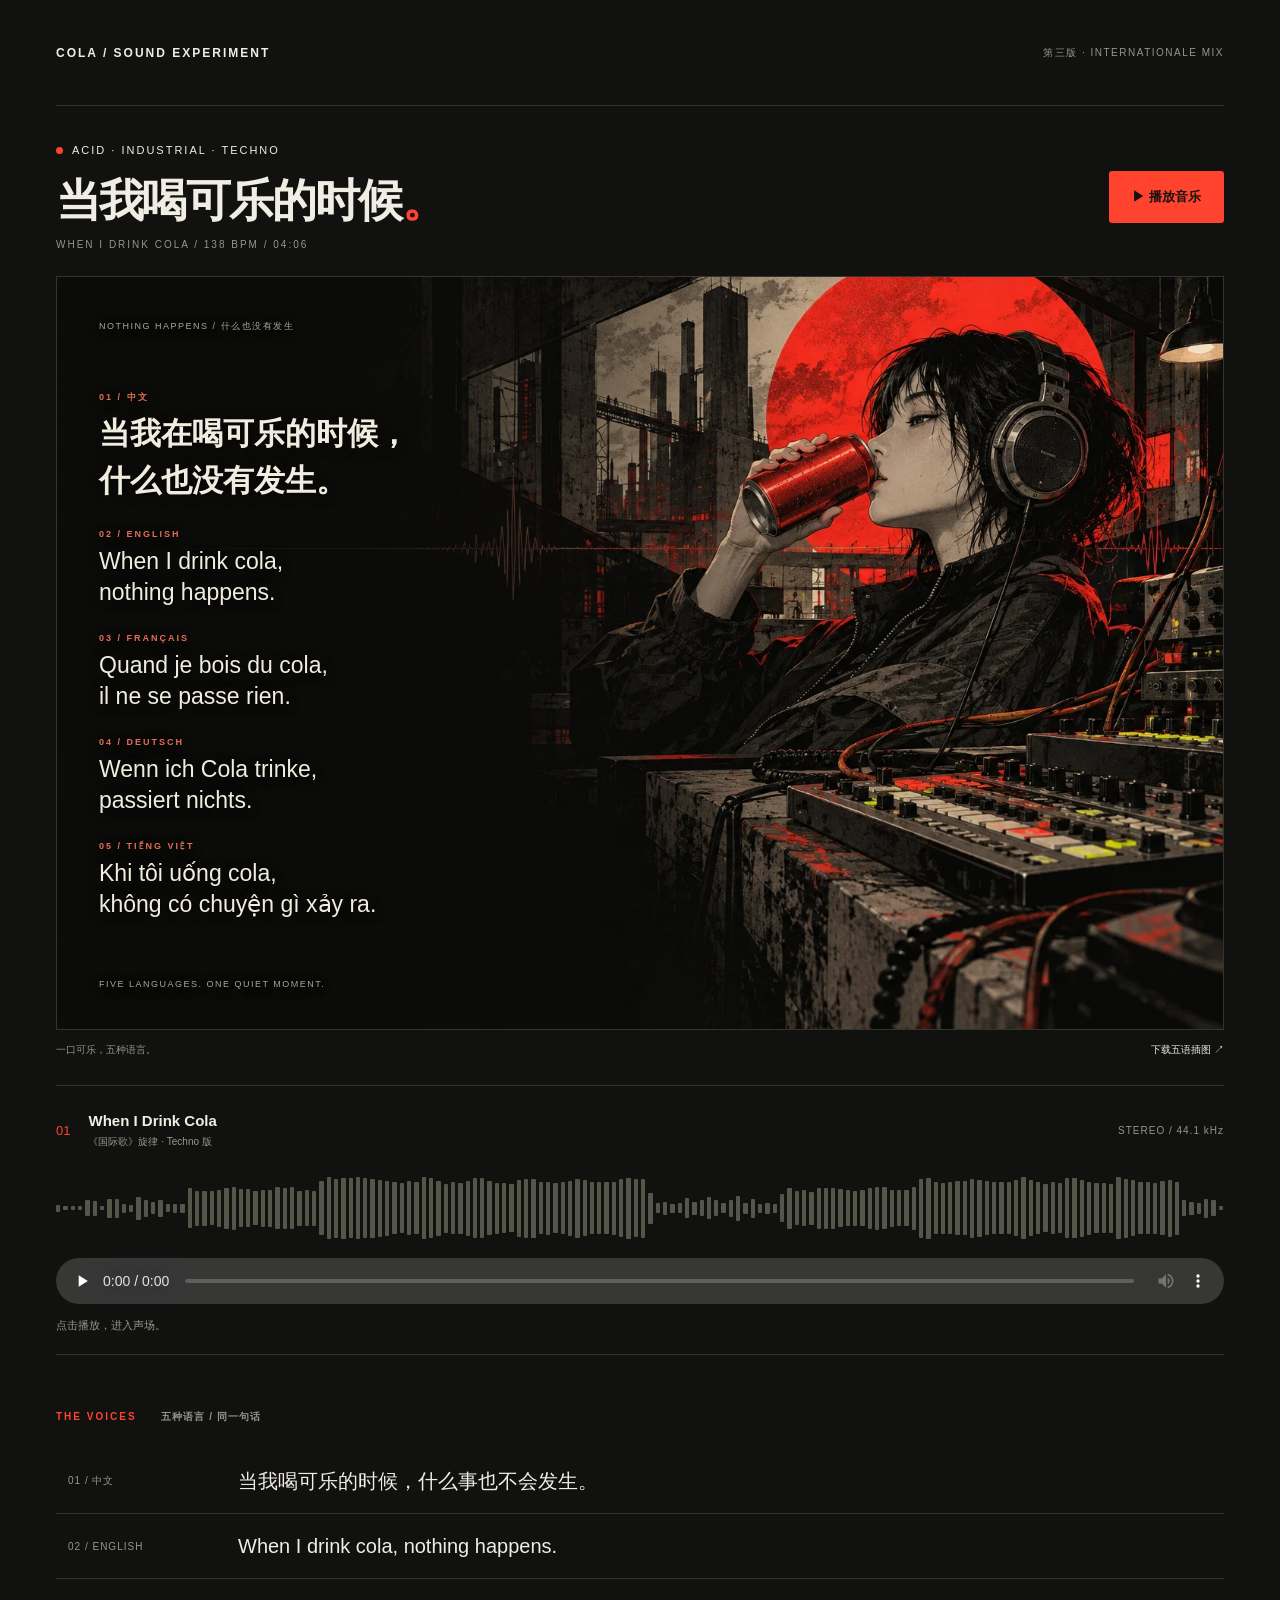
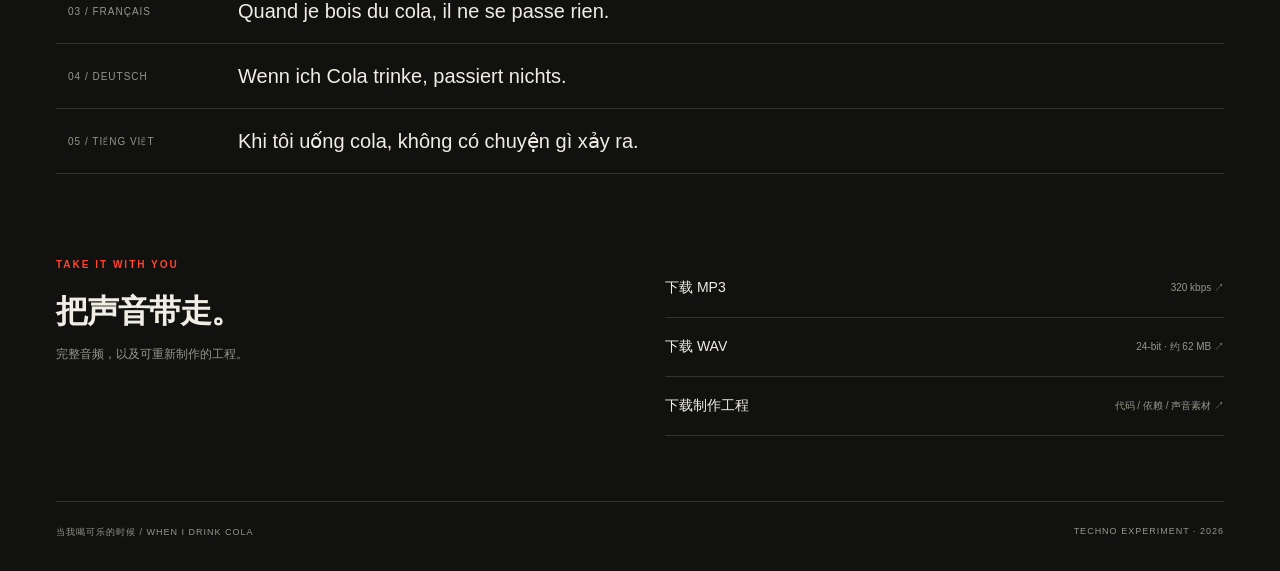
<file: index.html>
<!doctype html>
<html lang="zh-CN"><head><meta charset="utf-8"><meta name="viewport" content="width=device-width, initial-scale=1"><meta name="theme-color" content="#11110f"><meta name="description" content="当我喝可乐的时候 / When I Drink Cola：138 BPM 实验酸性 Techno，五种语言的电子唱句。在线收听及下载。"><title>当我喝可乐的时候 — When I Drink Cola</title><link rel="icon" href="assets/favicon.svg" type="image/svg+xml"><link rel="stylesheet" href="style.css?v=illustrated-1"></head>
<body><main><header><a class="brand" href="#">COLA / SOUND EXPERIMENT</a><span class="edition">第三版 · INTERNATIONALE MIX</span></header>
<section class="cover-section" aria-labelledby="title">
<div class="cover-heading"><div><div class="eyebrow"><i></i> ACID · INDUSTRIAL · TECHNO</div><h1 id="title">当我喝可乐的时候<span class="dot">。</span></h1><p class="cover-subtitle">WHEN I DRINK COLA / 138 BPM / 04:06</p></div><button id="hero-play" class="play-button" type="button" aria-controls="audio">▶ 播放音乐</button></div>
<figure class="illustrated-cover"><img class="cover-image" src="assets/cola-illustration.webp" width="1536" height="1024" alt="一位戴着耳机的人在红色圆光与工业电子设备之间平静地喝可乐，画面以黑色、米白和红色绘成。" fetchpriority="high"><figcaption class="cover-caption"><span class="cover-kicker">NOTHING HAPPENS / 什么也没有发生</span><div class="cover-languages">
<div class="poster-line" data-lang="zh-CN"><span>01 / 中文</span><p class="poster-chinese">当我在喝可乐的时候，<br>什么也没有发生。</p></div>
<div class="poster-line" data-lang="en"><span>02 / ENGLISH</span><p lang="en">When I drink cola,<br>nothing happens.</p></div>
<div class="poster-line" data-lang="fr"><span>03 / FRANÇAIS</span><p lang="fr">Quand je bois du cola,<br>il ne se passe rien.</p></div>
<div class="poster-line" data-lang="de"><span>04 / DEUTSCH</span><p lang="de">Wenn ich Cola trinke,<br>passiert nichts.</p></div>
<div class="poster-line" data-lang="vi"><span>05 / TIẾNG VIỆT</span><p lang="vi">Khi tôi uống cola,<br>không có chuyện gì xảy ra.</p></div>
</div><span class="cover-bottom">FIVE LANGUAGES. ONE QUIET MOMENT.</span></figcaption></figure><div class="cover-footnote"><span>一口可乐，五种语言。</span><a href="assets/cola-five-languages.svg" download>下载五语插图 ↗</a></div>
</section>
<section class="player" aria-label="音乐播放器"><div class="player-top"><div><span class="track-no">01</span><span class="track-name">When I Drink Cola <small>《国际歌》旋律 · Techno 版</small></span></div><span class="quality">STEREO / 44.1 kHz</span></div><div id="wave" class="wave" aria-hidden="true"></div><audio id="audio" controls preload="none" src="assets/when-i-drink-cola.mp3">你的浏览器不支持音频播放，请下载 MP3 收听。</audio><p class="hint" id="status" aria-live="polite">点击播放，进入声场。</p></section>
<section class="words"><div class="section-label">THE VOICES <span>五种语言 / 同一句话</span></div><ol id="lyrics"><li data-lang="zh-CN"><span>01 / 中文</span><p>当我喝可乐的时候，什么事也不会发生。</p></li><li data-lang="en"><span>02 / ENGLISH</span><p lang="en">When I drink cola, nothing happens.</p></li><li data-lang="fr"><span>03 / FRANÇAIS</span><p lang="fr">Quand je bois du cola, il ne se passe rien.</p></li><li data-lang="de"><span>04 / DEUTSCH</span><p lang="de">Wenn ich Cola trinke, passiert nichts.</p></li><li data-lang="vi"><span>05 / TIẾNG VIỆT</span><p lang="vi">Khi tôi uống cola, không có chuyện gì xảy ra.</p></li></ol></section>
<section class="downloads"><div><div class="section-label">TAKE IT WITH YOU</div><h2>把声音带走。</h2><p>完整音频，以及可重新制作的工程。</p></div><div class="download-links"><a href="assets/when-i-drink-cola.mp3" download>下载 MP3 <span>320 kbps ↗</span></a><a href="assets/when-i-drink-cola.wav" download>下载 WAV <span>24-bit · 约 62 MB ↗</span></a><a href="assets/project.zip" download>下载制作工程 <span>代码 / 依赖 / 声音素材 ↗</span></a></div></section>
<footer><span>当我喝可乐的时候 / WHEN I DRINK COLA</span><span>TECHNO EXPERIMENT · 2026</span></footer></main><script src="app.js?v=illustrated-1" defer></script></body></html>
</file>
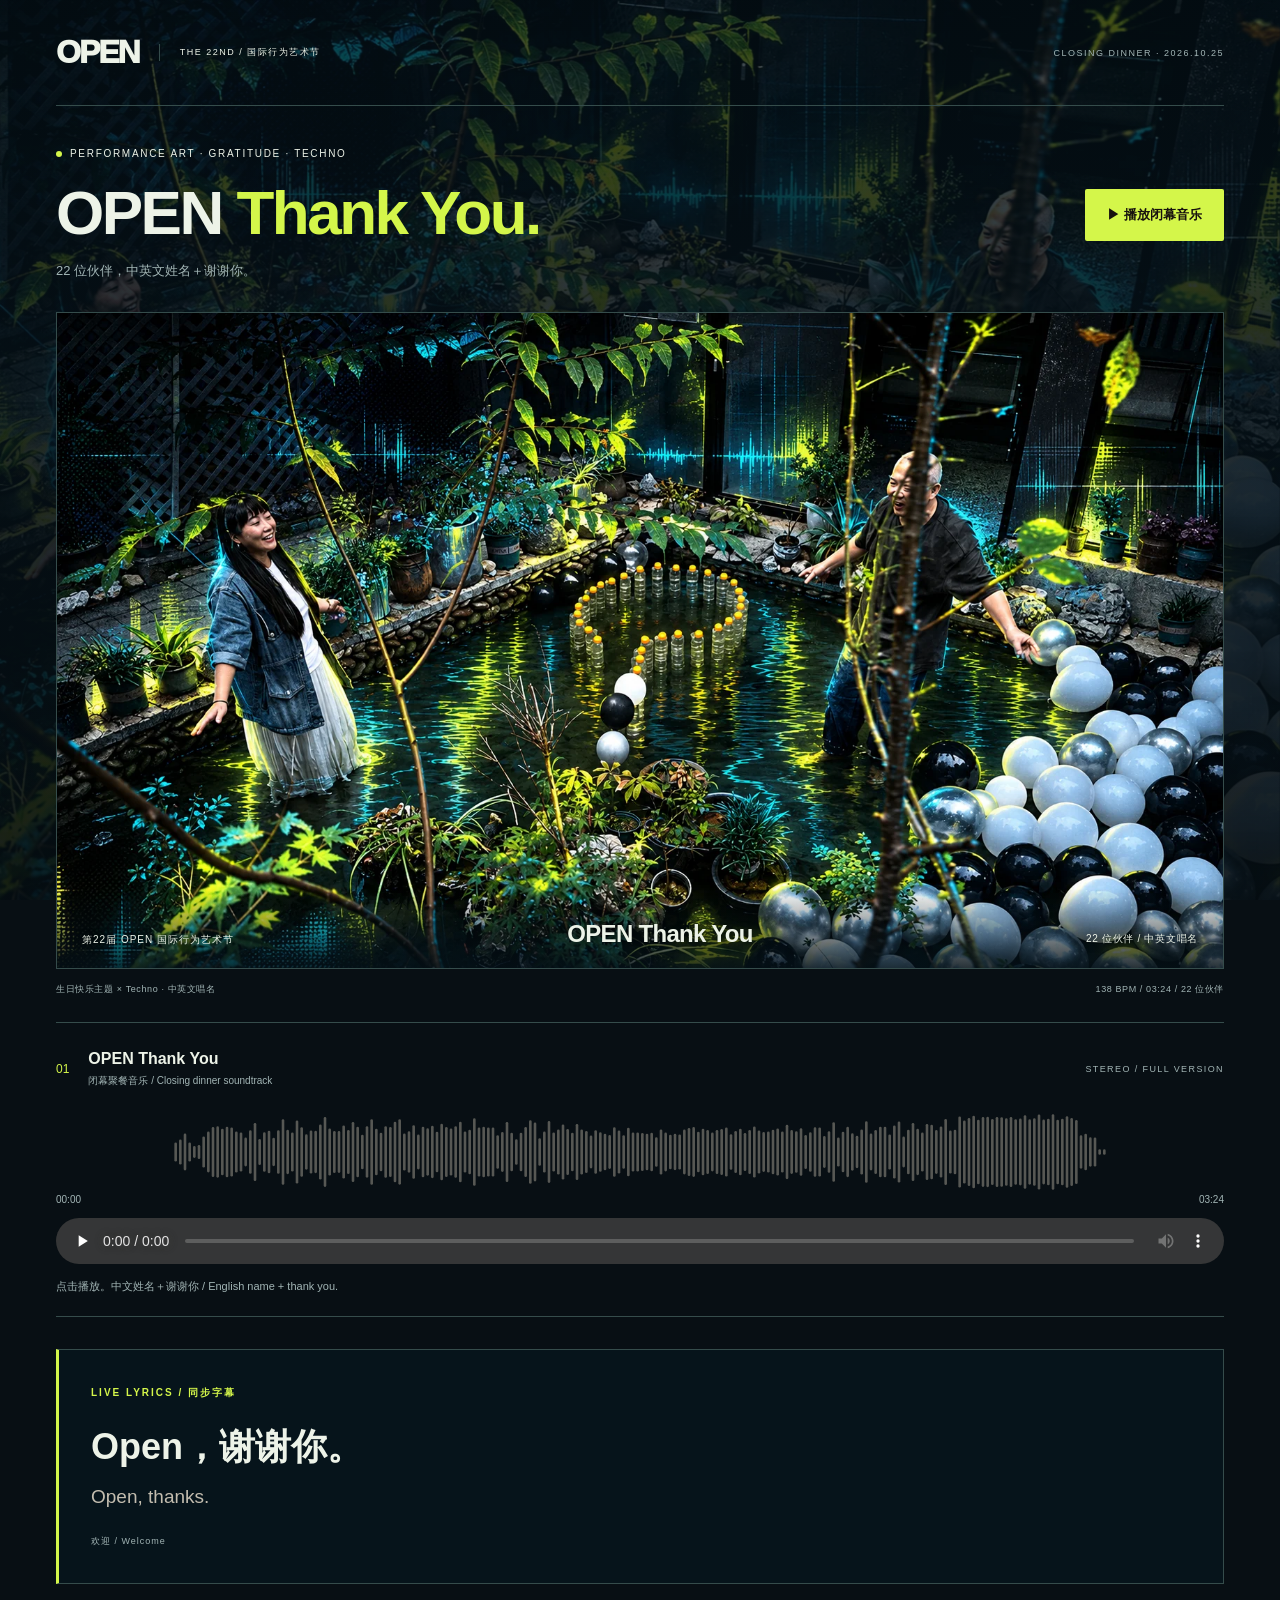
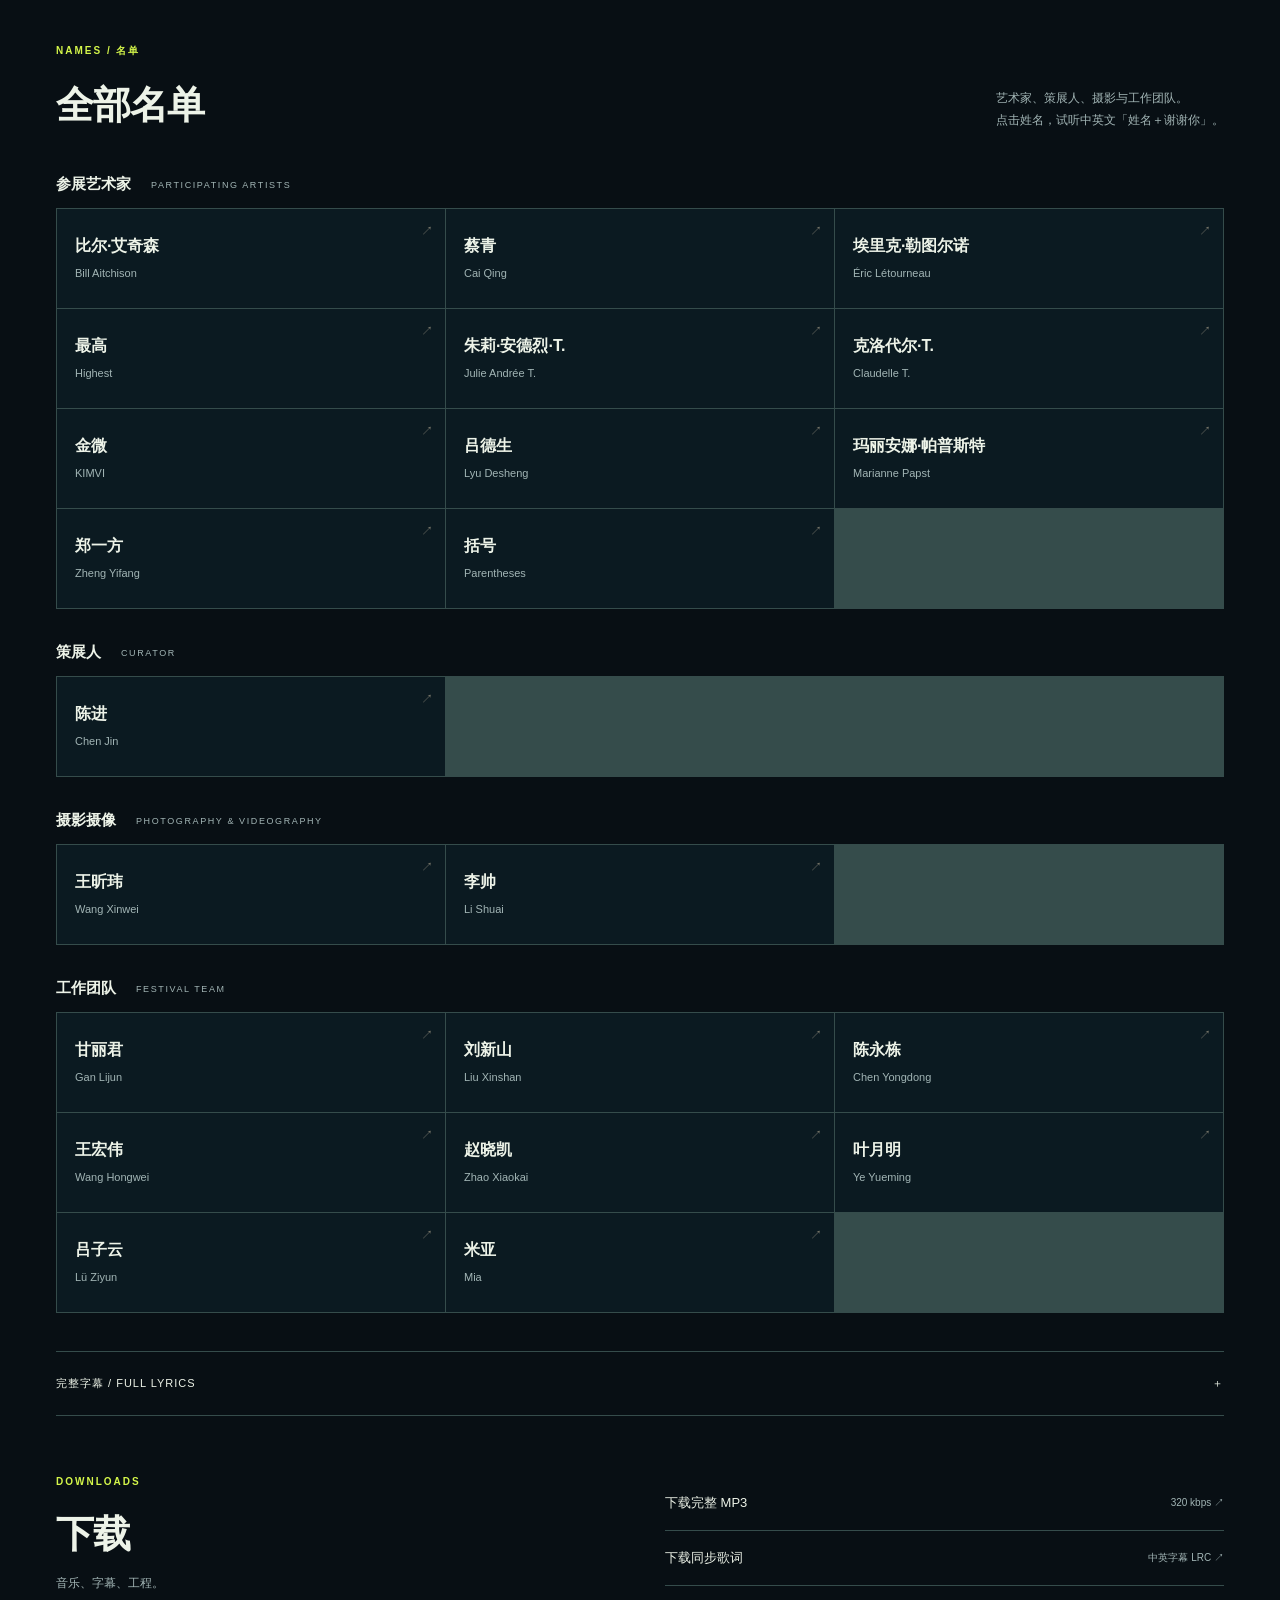
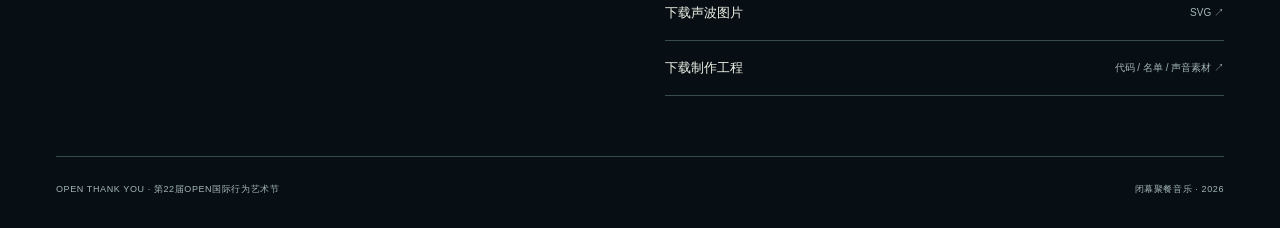
<file: open-thank-you/index.html>
<!doctype html><html lang="zh-CN"><head><meta charset="utf-8"><meta name="viewport" content="width=device-width,initial-scale=1"><meta name="theme-color" content="#11110f"><meta name="description" content="OPEN Thank You：第22届OPEN国际行为艺术节闭幕聚餐音乐。生日快乐歌旋律 × Techno，22位艺术家、策展人及工作人员的中英文唱名，同步字幕与完整音频下载。"><title>OPEN Thank You · 第22届国际行为艺术节</title><link rel="icon" href="assets/favicon.svg" type="image/svg+xml"><link rel="stylesheet" href="style.css?v=names2"></head><body><main>
<header><a href="#" class="brand">OPEN<span>THE 22ND / 国际行为艺术节</span></a><span class="header-note">CLOSING DINNER · 2026.10.25</span></header>
<section class="cover-section" aria-labelledby="title"><div class="cover-heading"><div><div class="eyebrow"><i></i> PERFORMANCE ART · GRATITUDE · TECHNO</div><h1 id="title">OPEN <em>Thank You.</em></h1><p class="cover-subtitle">22 位伙伴，中英文姓名＋谢谢你。</p></div><button id="hero-play" class="play-button" type="button" aria-controls="audio" aria-pressed="false">▶ 播放闭幕音乐</button></div>
<figure class="illustrated-cover"><img src="assets/performance-techno-v2.webp" width="1672" height="941" alt="用户提供的现场照片经Techno风格化：两位表演者站在庭院池塘中，周围有环形瓶子装置、植物与黑白银气球，画面以冷青色和荧光绿呈现。" fetchpriority="high"><figcaption><span>第22届 OPEN 国际行为艺术节</span><strong>OPEN Thank You</strong><small>22 位伙伴 / 中英文唱名</small></figcaption></figure>
<div class="cover-footnote"><span>生日快乐主题 × Techno · 中英文唱名</span><span>138 BPM / 03:24 / 22 位伙伴</span></div></section>
<section class="player" aria-label="完整音乐播放器"><div class="player-top"><div><span class="track-no">01</span><div class="track-name">OPEN Thank You<small>闭幕聚餐音乐 / Closing dinner soundtrack</small></div></div><span class="quality">STEREO / FULL VERSION</span></div>
<div class="wave-wrap"><img src="assets/waveform-v3.svg" alt="歌曲声波图" width="1000" height="90"><div class="wave-progress" id="wave-progress" aria-hidden="true"><img src="assets/waveform-v3.svg" alt="" width="1000" height="90"></div><input id="seek" type="range" min="0" max="204" step=".1" value="0" aria-label="播放进度，单位秒"></div><div class="time-row"><span id="elapsed">00:00</span><span>03:24</span></div>
<audio id="audio" controls preload="none" src="assets/open-thank-you-v3.mp3"><track kind="subtitles" src="assets/subtitles-v3.vtt" srclang="zh" label="中英字幕">你的浏览器不支持音频播放，请使用下载链接。</audio><p id="status" class="hint" aria-live="polite">点击播放。中文姓名＋谢谢你 / English name + thank you.</p></section>
<section class="subtitle-panel" aria-label="同步中英字幕"><div id="caption-role" class="section-label">LIVE LYRICS / 同步字幕</div><p id="caption-main">Open，谢谢你。</p><p id="caption-translation" lang="en">Open, thanks.</p><span id="section-now">欢迎 / Welcome</span></section>
<section class="credits" aria-labelledby="credits-title"><div class="section-label">NAMES / 名单</div><div class="credits-heading"><h2 id="credits-title">全部名单</h2><p>艺术家、策展人、摄影与工作团队。<br>点击姓名，试听中英文「姓名＋谢谢你」。</p></div><section class="credit-group"><div class="group-label"><h3>参展艺术家</h3><span>PARTICIPATING ARTISTS</span></div><div class="people-grid"><button class="person" type="button" data-person="p00" data-seek="13.968" aria-label="收听 比尔·艾奇森，谢谢你。 / Bill Aitchison, thank you." data-preview-end="20.6763"><span class="person-zh">比尔·艾奇森</span><span class="person-en" lang="en">Bill Aitchison</span><span class="person-play" aria-hidden="true">↗</span></button><button class="person" type="button" data-person="p01" data-seek="20.9246" aria-label="收听 蔡青，谢谢你。 / Cai Qing, thank you." data-preview-end="26.7628"><span class="person-zh">蔡青</span><span class="person-en" lang="en">Cai Qing</span><span class="person-play" aria-hidden="true">↗</span></button><button class="person" type="button" data-person="p02" data-seek="27.8811" aria-label="收听 埃里克·勒图尔诺，谢谢你。 / Éric Létourneau, thank you." data-preview-end="36.3285"><span class="person-zh">埃里克·勒图尔诺</span><span class="person-en" lang="en">Éric Létourneau</span><span class="person-play" aria-hidden="true">↗</span></button><button class="person" type="button" data-person="p03" data-seek="36.5767" aria-label="收听 最高，谢谢你。 / Highest, thank you." data-preview-end="42.4150"><span class="person-zh">最高</span><span class="person-en" lang="en">Highest</span><span class="person-play" aria-hidden="true">↗</span></button><button class="person" type="button" data-person="p04" data-seek="43.5333" aria-label="收听 朱莉·安德烈·T.，谢谢你。 / Julie Andrée T., thank you." data-preview-end="51.9806"><span class="person-zh">朱莉·安德烈·T.</span><span class="person-en" lang="en">Julie Andrée T.</span><span class="person-play" aria-hidden="true">↗</span></button><button class="person" type="button" data-person="p05" data-seek="52.2289" aria-label="收听 克洛代尔·T.，谢谢你。 / Claudelle T., thank you." data-preview-end="58.5022"><span class="person-zh">克洛代尔·T.</span><span class="person-en" lang="en">Claudelle T.</span><span class="person-play" aria-hidden="true">↗</span></button><button class="person" type="button" data-person="p06" data-seek="59.1854" aria-label="收听 金微，谢谢你。 / KIMVI, thank you." data-preview-end="65.0237"><span class="person-zh">金微</span><span class="person-en" lang="en">KIMVI</span><span class="person-play" aria-hidden="true">↗</span></button><button class="person" type="button" data-person="p07" data-seek="66.142" aria-label="收听 吕德生，谢谢你。 / Lyu Desheng, thank you." data-preview-end="72.4152"><span class="person-zh">吕德生</span><span class="person-en" lang="en">Lyu Desheng</span><span class="person-play" aria-hidden="true">↗</span></button><button class="person" type="button" data-person="p08" data-seek="73.0985" aria-label="收听 玛丽安娜·帕普斯特，谢谢你。 / Marianne Papst, thank you." data-preview-end="81.5459"><span class="person-zh">玛丽安娜·帕普斯特</span><span class="person-en" lang="en">Marianne Papst</span><span class="person-play" aria-hidden="true">↗</span></button><button class="person" type="button" data-person="p09" data-seek="81.7941" aria-label="收听 郑一方，谢谢你。 / Zheng Yifang, thank you." data-preview-end="88.0674"><span class="person-zh">郑一方</span><span class="person-en" lang="en">Zheng Yifang</span><span class="person-play" aria-hidden="true">↗</span></button><button class="person" type="button" data-person="p10" data-seek="88.7507" aria-label="收听 括号，谢谢你。 / Parentheses, thank you." data-preview-end="95.4589"><span class="person-zh">括号</span><span class="person-en" lang="en">Parentheses</span><span class="person-play" aria-hidden="true">↗</span></button></div></section><section class="credit-group"><div class="group-label"><h3>策展人</h3><span>CURATOR</span></div><div class="people-grid"><button class="person" type="button" data-person="p11" data-seek="95.7072" aria-label="收听 陈进，谢谢你。 / Chen Jin, thank you." data-preview-end="101.5454"><span class="person-zh">陈进</span><span class="person-en" lang="en">Chen Jin</span><span class="person-play" aria-hidden="true">↗</span></button></div></section><section class="credit-group"><div class="group-label"><h3>摄影摄像</h3><span>PHOTOGRAPHY & VIDEOGRAPHY</span></div><div class="people-grid"><button class="person" type="button" data-person="p12" data-seek="102.6637" aria-label="收听 王昕玮，谢谢你。 / Wang Xinwei, thank you." data-preview-end="108.9370"><span class="person-zh">王昕玮</span><span class="person-en" lang="en">Wang Xinwei</span><span class="person-play" aria-hidden="true">↗</span></button><button class="person" type="button" data-person="p13" data-seek="109.6202" aria-label="收听 李帅，谢谢你。 / Li Shuai, thank you." data-preview-end="115.4585"><span class="person-zh">李帅</span><span class="person-en" lang="en">Li Shuai</span><span class="person-play" aria-hidden="true">↗</span></button></div></section><section class="credit-group"><div class="group-label"><h3>工作团队</h3><span>FESTIVAL TEAM</span></div><div class="people-grid"><button class="person" type="button" data-person="p14" data-seek="116.5767" aria-label="收听 甘丽君，谢谢你。 / Gan Lijun, thank you." data-preview-end="122.8500"><span class="person-zh">甘丽君</span><span class="person-en" lang="en">Gan Lijun</span><span class="person-play" aria-hidden="true">↗</span></button><button class="person" type="button" data-person="p15" data-seek="123.5333" aria-label="收听 刘新山，谢谢你。 / Liu Xinshan, thank you." data-preview-end="129.8065"><span class="person-zh">刘新山</span><span class="person-en" lang="en">Liu Xinshan</span><span class="person-play" aria-hidden="true">↗</span></button><button class="person" type="button" data-person="p16" data-seek="130.4898" aria-label="收听 陈永栋，谢谢你。 / Chen Yongdong, thank you." data-preview-end="136.7630"><span class="person-zh">陈永栋</span><span class="person-en" lang="en">Chen Yongdong</span><span class="person-play" aria-hidden="true">↗</span></button><button class="person" type="button" data-person="p17" data-seek="137.4463" aria-label="收听 王宏伟，谢谢你。 / Wang Hongwei, thank you." data-preview-end="143.7196"><span class="person-zh">王宏伟</span><span class="person-en" lang="en">Wang Hongwei</span><span class="person-play" aria-hidden="true">↗</span></button><button class="person" type="button" data-person="p18" data-seek="144.4028" aria-label="收听 赵晓凯，谢谢你。 / Zhao Xiaokai, thank you." data-preview-end="150.6761"><span class="person-zh">赵晓凯</span><span class="person-en" lang="en">Zhao Xiaokai</span><span class="person-play" aria-hidden="true">↗</span></button><button class="person" type="button" data-person="p19" data-seek="151.3593" aria-label="收听 叶月明，谢谢你。 / Ye Yueming, thank you." data-preview-end="157.6326"><span class="person-zh">叶月明</span><span class="person-en" lang="en">Ye Yueming</span><span class="person-play" aria-hidden="true">↗</span></button><button class="person" type="button" data-person="p20" data-seek="158.3159" aria-label="收听 吕子云，谢谢你。 / Lü Ziyun, thank you." data-preview-end="164.5891"><span class="person-zh">吕子云</span><span class="person-en" lang="en">Lü Ziyun</span><span class="person-play" aria-hidden="true">↗</span></button><button class="person" type="button" data-person="p21" data-seek="165.2724" aria-label="收听 米亚，谢谢你。 / Mia, thank you." data-preview-end="171.1106"><span class="person-zh">米亚</span><span class="person-en" lang="en">Mia</span><span class="person-play" aria-hidden="true">↗</span></button></div></section></section>
<details class="full-lyrics"><summary>完整字幕 / FULL LYRICS <span>＋</span></summary><ol><li><button type="button" data-seek="1.7941"><time>00:01</time><span>Open，谢谢你。<small>Open, thanks.</small></span></button></li><li><button type="button" data-seek="7.0115"><time>00:07</time><span>Open, thanks.<small>Open，谢谢你。</small></span></button></li><li><button type="button" data-seek="13.968"><time>00:13</time><span>比尔·艾奇森，谢谢你。<small>Bill Aitchison, thank you.</small></span></button></li><li><button type="button" data-seek="17.4463"><time>00:17</time><span>Bill Aitchison, thank you.<small>比尔·艾奇森，谢谢你。</small></span></button></li><li><button type="button" data-seek="20.9246"><time>00:20</time><span>蔡青，谢谢你。<small>Cai Qing, thank you.</small></span></button></li><li><button type="button" data-seek="24.4028"><time>00:24</time><span>Cai Qing, thank you.<small>蔡青，谢谢你。</small></span></button></li><li><button type="button" data-seek="27.8811"><time>00:27</time><span>埃里克·勒图尔诺，谢谢你。<small>Éric Létourneau, thank you.</small></span></button></li><li><button type="button" data-seek="33.0985"><time>00:33</time><span>Éric Létourneau, thank you.<small>埃里克·勒图尔诺，谢谢你。</small></span></button></li><li><button type="button" data-seek="36.5767"><time>00:36</time><span>最高，谢谢你。<small>Highest, thank you.</small></span></button></li><li><button type="button" data-seek="40.055"><time>00:40</time><span>Highest, thank you.<small>最高，谢谢你。</small></span></button></li><li><button type="button" data-seek="43.5333"><time>00:43</time><span>朱莉·安德烈·T.，谢谢你。<small>Julie Andrée T., thank you.</small></span></button></li><li><button type="button" data-seek="48.7507"><time>00:48</time><span>Julie Andrée T., thank you.<small>朱莉·安德烈·T.，谢谢你。</small></span></button></li><li><button type="button" data-seek="52.2289"><time>00:52</time><span>克洛代尔·T.，谢谢你。<small>Claudelle T., thank you.</small></span></button></li><li><button type="button" data-seek="55.7072"><time>00:55</time><span>Claudelle T., thank you.<small>克洛代尔·T.，谢谢你。</small></span></button></li><li><button type="button" data-seek="59.1854"><time>00:59</time><span>金微，谢谢你。<small>KIMVI, thank you.</small></span></button></li><li><button type="button" data-seek="62.6637"><time>01:02</time><span>KIMVI, thank you.<small>金微，谢谢你。</small></span></button></li><li><button type="button" data-seek="66.142"><time>01:06</time><span>吕德生，谢谢你。<small>Lyu Desheng, thank you.</small></span></button></li><li><button type="button" data-seek="69.6202"><time>01:09</time><span>Lyu Desheng, thank you.<small>吕德生，谢谢你。</small></span></button></li><li><button type="button" data-seek="73.0985"><time>01:13</time><span>玛丽安娜·帕普斯特，谢谢你。<small>Marianne Papst, thank you.</small></span></button></li><li><button type="button" data-seek="78.3159"><time>01:18</time><span>Marianne Papst, thank you.<small>玛丽安娜·帕普斯特，谢谢你。</small></span></button></li><li><button type="button" data-seek="81.7941"><time>01:21</time><span>郑一方，谢谢你。<small>Zheng Yifang, thank you.</small></span></button></li><li><button type="button" data-seek="85.2724"><time>01:25</time><span>Zheng Yifang, thank you.<small>郑一方，谢谢你。</small></span></button></li><li><button type="button" data-seek="88.7507"><time>01:28</time><span>括号，谢谢你。<small>Parentheses, thank you.</small></span></button></li><li><button type="button" data-seek="92.2289"><time>01:32</time><span>Parentheses, thank you.<small>括号，谢谢你。</small></span></button></li><li><button type="button" data-seek="95.7072"><time>01:35</time><span>陈进，谢谢你。<small>Chen Jin, thank you.</small></span></button></li><li><button type="button" data-seek="99.1854"><time>01:39</time><span>Chen Jin, thank you.<small>陈进，谢谢你。</small></span></button></li><li><button type="button" data-seek="102.6637"><time>01:42</time><span>王昕玮，谢谢你。<small>Wang Xinwei, thank you.</small></span></button></li><li><button type="button" data-seek="106.142"><time>01:46</time><span>Wang Xinwei, thank you.<small>王昕玮，谢谢你。</small></span></button></li><li><button type="button" data-seek="109.6202"><time>01:49</time><span>李帅，谢谢你。<small>Li Shuai, thank you.</small></span></button></li><li><button type="button" data-seek="113.0985"><time>01:53</time><span>Li Shuai, thank you.<small>李帅，谢谢你。</small></span></button></li><li><button type="button" data-seek="116.5767"><time>01:56</time><span>甘丽君，谢谢你。<small>Gan Lijun, thank you.</small></span></button></li><li><button type="button" data-seek="120.055"><time>02:00</time><span>Gan Lijun, thank you.<small>甘丽君，谢谢你。</small></span></button></li><li><button type="button" data-seek="123.5333"><time>02:03</time><span>刘新山，谢谢你。<small>Liu Xinshan, thank you.</small></span></button></li><li><button type="button" data-seek="127.0115"><time>02:07</time><span>Liu Xinshan, thank you.<small>刘新山，谢谢你。</small></span></button></li><li><button type="button" data-seek="130.4898"><time>02:10</time><span>陈永栋，谢谢你。<small>Chen Yongdong, thank you.</small></span></button></li><li><button type="button" data-seek="133.968"><time>02:13</time><span>Chen Yongdong, thank you.<small>陈永栋，谢谢你。</small></span></button></li><li><button type="button" data-seek="137.4463"><time>02:17</time><span>王宏伟，谢谢你。<small>Wang Hongwei, thank you.</small></span></button></li><li><button type="button" data-seek="140.9246"><time>02:20</time><span>Wang Hongwei, thank you.<small>王宏伟，谢谢你。</small></span></button></li><li><button type="button" data-seek="144.4028"><time>02:24</time><span>赵晓凯，谢谢你。<small>Zhao Xiaokai, thank you.</small></span></button></li><li><button type="button" data-seek="147.8811"><time>02:27</time><span>Zhao Xiaokai, thank you.<small>赵晓凯，谢谢你。</small></span></button></li><li><button type="button" data-seek="151.3593"><time>02:31</time><span>叶月明，谢谢你。<small>Ye Yueming, thank you.</small></span></button></li><li><button type="button" data-seek="154.8376"><time>02:34</time><span>Ye Yueming, thank you.<small>叶月明，谢谢你。</small></span></button></li><li><button type="button" data-seek="158.3159"><time>02:38</time><span>吕子云，谢谢你。<small>Lü Ziyun, thank you.</small></span></button></li><li><button type="button" data-seek="161.7941"><time>02:41</time><span>Lü Ziyun, thank you.<small>吕子云，谢谢你。</small></span></button></li><li><button type="button" data-seek="165.2724"><time>02:45</time><span>米亚，谢谢你。<small>Mia, thank you.</small></span></button></li><li><button type="button" data-seek="168.7507"><time>02:48</time><span>Mia, thank you.<small>米亚，谢谢你。</small></span></button></li><li><button type="button" data-seek="198.6637"><time>03:18</time><span>Open，谢谢你。Open, thanks.<small>Open, thanks. Open，谢谢你。</small></span></button></li></ol></details>
<section class="downloads"><div><div class="section-label">DOWNLOADS</div><h2>下载</h2><p>音乐、字幕、工程。</p></div><div class="download-links"><a href="assets/open-thank-you-v3.mp3" download>下载完整 MP3 <span>320 kbps ↗</span></a><a href="assets/open-thank-you-v3.lrc" download>下载同步歌词 <span>中英字幕 LRC ↗</span></a><a href="assets/waveform-v3.svg" download>下载声波图片 <span>SVG ↗</span></a><a href="assets/project-v3.zip" download>下载制作工程 <span>代码 / 名单 / 声音素材 ↗</span></a></div></section>
<footer><span>OPEN THANK YOU · 第22届OPEN国际行为艺术节</span><span>闭幕聚餐音乐 · 2026</span></footer></main><script src="app.js?v=thanks3" defer></script></body></html>
</file>
<file: style.css>
:root{color-scheme:dark;--bg:#11110f;--paper:#efede4;--muted:#96968c;--red:#ff432e;--line:#34342d}*{box-sizing:border-box}body{margin:0;background:var(--bg);color:var(--paper);font-family:Arial,"PingFang SC","Microsoft YaHei",sans-serif}a{color:inherit}main{max-width:1280px;padding:0 56px;margin:auto}header{height:106px;display:flex;align-items:center;justify-content:space-between;border-bottom:1px solid var(--line);gap:15px}.brand{font-size:12px;font-weight:800;letter-spacing:2px;text-decoration:none}.edition{font-size:10px;color:var(--muted);letter-spacing:1.5px}.hero{display:grid;grid-template-columns:1.05fr 1fr;gap:45px;padding:60px 0}.eyebrow{font-size:11px;letter-spacing:2px;display:flex;align-items:center;gap:9px}.eyebrow i{width:7px;height:7px;background:var(--red);border-radius:50%}h1{font-size:clamp(46px,5.5vw,76px);font-weight:900;line-height:1.13;letter-spacing:-4px;margin:30px 0 18px}.dot{color:var(--red)}.english{font-weight:900;font-size:35px;line-height:.95;letter-spacing:-1.5px;margin:0 0 26px;color:var(--red)}.description{color:var(--muted);font-size:13px;line-height:1.9}.specs{display:flex;gap:30px;margin-top:32px;font-size:10px;color:var(--muted)}.specs b{font-size:19px;display:block;color:var(--paper);margin-bottom:5px;font-variant-numeric:tabular-nums}.art{min-height:520px;background:radial-gradient(ellipse at 50% 43%,#343426,#202018 50%,#191a15);position:relative;overflow:hidden;display:grid;place-items:center;border:1px solid #34342c}.orb{position:absolute;width:360px;height:360px;border-radius:50%;background:var(--red);filter:blur(1px)}.rings{position:absolute;width:470px;height:470px;border-radius:50%;background:repeating-radial-gradient(circle,transparent 0 27px,#ddddb51a 28px 29px,transparent 30px 37px)}.can{width:170px;height:320px;position:relative;background:linear-gradient(90deg,#99160d,#ee3525 20%,#ff6649 50%,#ef3825 80%,#8b130b);border-radius:29px 29px 38px 38px;transform:rotate(-15deg);box-shadow:25px 30px 35px #0009;overflow:hidden}.lid,.bottom{position:absolute;left:0;width:100%;height:25px;border-radius:50%;background:linear-gradient(#d7d3bf,#757568,#ccc8b8);border:3px solid #9e9e8f}.lid{top:0}.lid:after{content:"";position:absolute;left:62px;top:3px;width:38px;height:10px;border-radius:50%;background:#44443e;border:3px solid #c4c4b5}.bottom{bottom:-6px;height:18px}.can-copy{position:relative;z-index:2;font-size:25px;font-weight:1000;letter-spacing:-1.4px;line-height:.95;padding:74px 12px 0;color:#fff5de;transform:rotate(-1deg)}.can-copy span{display:block;font-size:11px;letter-spacing:0;margin-top:16px;line-height:1.8}.can-stripe{position:absolute;left:-10px;top:198px;width:230px;height:53px;background:#f7edc9;transform:rotate(-24deg);box-shadow:0 9px 0 #af1d12}.art-note{position:absolute;left:20px;bottom:18px;font-size:10px;font-weight:bold;letter-spacing:2px}.vertical{position:absolute;right:14px;top:20px;writing-mode:vertical-rl;font-size:9px;letter-spacing:2px;color:#c4c4af}.player{border-top:1px solid var(--line);border-bottom:1px solid var(--line);padding:26px 0 18px}.player-top,.player-top>div{display:flex;align-items:center;gap:18px}.player-top{justify-content:space-between}.track-no{color:var(--red);font-size:13px}.track-name{font-size:15px;font-weight:700}.track-name small{display:block;font-size:10px;font-weight:400;color:var(--muted);margin-top:6px}.quality{font-size:10px;color:var(--muted);letter-spacing:1px}.wave{height:68px;display:flex;align-items:center;gap:3px;margin:25px 0 16px;overflow:hidden}.wave i{flex:1;min-width:2px;background:#55564a;border-radius:1px;transition:background .15s}.wave i.played{background:var(--red)}audio{display:block;width:100%;height:46px;accent-color:var(--red)}.hint{font-size:11px;color:var(--muted);margin:14px 0 0;min-height:18px}.words{padding:55px 0}.section-label{font-size:10px;letter-spacing:2px;color:var(--red);font-weight:700}.section-label span{color:var(--muted);margin-left:20px;letter-spacing:1px}ol{padding:0;margin:25px 0 0;list-style:none}li{display:grid;grid-template-columns:170px 1fr;align-items:center;border-bottom:1px solid var(--line);padding:17px 12px;transition:background .2s}li>span{font-size:10px;color:var(--muted);letter-spacing:1px}li p{margin:0;font-size:clamp(14px,1.7vw,20px);line-height:1.5}li.active{background:#ff432e14;box-shadow:inset 3px 0 var(--red)}li.active>span{color:var(--red)}.downloads{display:grid;grid-template-columns:1fr 1fr;gap:50px;padding:30px 0 65px}h2{font-size:32px;letter-spacing:-1px;margin:20px 0 12px}.downloads p{color:var(--muted);font-size:12px}.download-links a{display:flex;justify-content:space-between;align-items:center;gap:15px;border-bottom:1px solid var(--line);padding:20px 0;text-decoration:none;font-size:14px}.download-links a:hover,.download-links a:focus-visible{color:var(--red)}.download-links a span{font-size:10px;color:var(--muted)}footer{border-top:1px solid var(--line);padding:24px 0 32px;display:flex;justify-content:space-between;gap:15px;font-size:9px;color:var(--muted);letter-spacing:1px}a:focus-visible{outline:2px solid var(--red);outline-offset:5px}@media(max-width:760px){main{padding:0 24px}header{height:80px}.edition{font-size:8px;max-width:120px;text-align:right}.brand{font-size:9px;letter-spacing:1px}.hero{grid-template-columns:1fr;gap:35px;padding:35px 0}.art{min-height:390px}.orb{width:290px;height:290px}.can{transform:rotate(-15deg) scale(.9)}h1{font-size:60px;letter-spacing:-3px}.english{font-size:30px}.quality{display:none}.wave{gap:2px}li{grid-template-columns:1fr;gap:9px;padding:17px 10px}.downloads{grid-template-columns:1fr;gap:15px;padding-bottom:40px}footer{flex-direction:column;font-size:8px}.section-label span{display:block;margin:10px 0 0}}@media(prefers-reduced-motion:reduce){*{transition:none!important}}

/* Illustrated multilingual album cover. Typography remains selectable and accessible. */
.cover-section{padding:38px 0 28px}.cover-heading{display:flex;justify-content:space-between;align-items:center;gap:24px;margin-bottom:26px}.cover-heading h1{font-size:clamp(27px,3.5vw,47px);letter-spacing:-1.8px;margin:15px 0 10px;line-height:1.3}.cover-subtitle{font-size:10px;color:var(--muted);letter-spacing:2px;margin:0}.play-button{border:0;background:var(--red);color:#16120f;font-size:13px;padding:17px 23px;border-radius:3px;cursor:pointer;white-space:nowrap;font-family:inherit;font-weight:700;min-height:48px}.play-button:hover{background:#ff6755}.play-button:focus-visible{outline:2px solid var(--paper);outline-offset:4px}.illustrated-cover{margin:0;position:relative;overflow:hidden;border:1px solid var(--line);background:#0c0d0b;isolation:isolate}.cover-image{position:absolute;inset:0;display:block;width:100%;height:100%;object-fit:cover;object-position:70% center;z-index:-2}.illustrated-cover:after{content:"";position:absolute;inset:0;z-index:-1;background:linear-gradient(90deg,#0b0b09e8 0%,#0b0b09d9 26%,#0b0b0970 46%,transparent 64%)}.cover-caption{padding:36px 42px 30px;width:52%;min-height:700px;display:flex;flex-direction:column;justify-content:space-between;text-shadow:0 2px 12px #0009}.cover-kicker,.cover-bottom{font-size:9px;letter-spacing:1.5px;color:#a9a799;line-height:1.5}.cover-languages{padding:22px 0}.poster-line{margin-bottom:22px;padding-left:0;transition:color .2s}.poster-line:last-child{margin-bottom:0}.poster-line>span{display:block;font-size:9px;letter-spacing:2px;color:#e56d56;margin-bottom:7px;font-weight:700}.poster-line p{font-size:clamp(15px,1.8vw,23px);line-height:1.35;margin:0;color:#f0ecdf}.poster-line .poster-chinese{font-size:clamp(21px,2.4vw,31px);font-weight:700;line-height:1.5;letter-spacing:0}.poster-line.active>span{color:#d8f28e}.poster-line.active p{color:white;text-shadow:0 0 18px #ff432e90}.cover-footnote{display:flex;justify-content:space-between;gap:16px;margin-top:13px;color:var(--muted);font-size:10px}.cover-footnote a{color:var(--paper);text-decoration:none}.cover-footnote a:hover{color:var(--red)}
@media(min-width:1150px){.illustrated-cover{min-height:752px}.cover-caption{min-height:752px;padding-top:43px;padding-bottom:38px}.poster-line{margin-bottom:25px}}
@media(max-width:760px){.cover-section{padding:28px 0 24px}.cover-heading{display:block;margin-bottom:22px}.cover-heading h1{font-size:30px;letter-spacing:-1.4px}.cover-subtitle{font-size:8px;letter-spacing:1px}.play-button{margin-top:20px;padding:14px 23px;font-size:13px}.cover-image{position:relative;width:100%;height:auto;aspect-ratio:3/2;object-fit:contain}.illustrated-cover:after{background:linear-gradient(0deg,#0c0d0b 0%,transparent 100%);height:70px;inset:auto 0 auto;top:calc((100vw - 50px)*2/3 - 69px)}.cover-caption{position:relative;width:100%;padding:4px 24px 25px;min-height:0;background:#0c0d0b}.cover-kicker{font-size:8px;letter-spacing:1px}.cover-languages{padding:25px 0 20px;display:grid;grid-template-columns:1fr;gap:23px}.poster-line{margin:0}.poster-line p{font-size:17px;line-height:1.5}.poster-line .poster-chinese{font-size:23px;line-height:1.6}.cover-bottom{font-size:8px;letter-spacing:1px}.cover-footnote{font-size:9px}.cover-heading .eyebrow{font-size:9px;letter-spacing:1px}}
@media(prefers-reduced-motion:reduce){.poster-line{transition:none}}
</file>
<file: open-thank-you/style.css>
:root{color-scheme:dark;--bg:#11110f;--paper:#f0ebdf;--muted:#a19c90;--red:#ff5038;--line:#38372f}*{box-sizing:border-box}body{margin:0;background:var(--bg);color:var(--paper);font-family:Arial,"PingFang SC","Microsoft YaHei",sans-serif}a{color:inherit}button,input{font-family:inherit}main{max-width:1280px;padding:0 56px;margin:auto}header{height:106px;display:flex;align-items:center;justify-content:space-between;border-bottom:1px solid var(--line);gap:20px}.brand{font-size:32px;letter-spacing:-2px;font-weight:1000;text-decoration:none;display:flex;align-items:center;gap:20px}.brand span{font-size:9px;letter-spacing:1.5px;font-weight:400;border-left:1px solid var(--line);padding-left:20px;line-height:1.8}.header-note{font-size:9px;letter-spacing:1.5px;color:var(--muted)}.cover-section{padding:42px 0 26px}.cover-heading{display:flex;align-items:center;justify-content:space-between;gap:28px;margin-bottom:30px}.eyebrow{font-size:10px;letter-spacing:1.7px;display:flex;align-items:center;gap:8px}.eyebrow i{height:6px;width:6px;border-radius:50%;background:var(--red)}h1{font-size:clamp(32px,5vw,62px);line-height:1.1;letter-spacing:-2.5px;margin:20px 0 14px;font-weight:900}h1 em{font-style:normal;color:var(--red)}.cover-subtitle{font-size:13px;color:var(--muted);line-height:1.6;margin:0}.play-button{padding:17px 22px;background:var(--red);border:0;border-radius:2px;color:#17110e;white-space:nowrap;cursor:pointer;font-size:13px;font-weight:700;min-height:48px}.play-button:hover{background:#ff735d}.illustrated-cover{margin:0;position:relative;overflow:hidden;border:1px solid var(--line);min-height:610px;isolation:isolate}.illustrated-cover img{position:absolute;inset:0;width:100%;height:100%;object-fit:cover;object-position:65% center;z-index:-2}.illustrated-cover:after{position:absolute;inset:0;content:"";z-index:-1;background:linear-gradient(90deg,#11110ff0 0%,#11110fb0 23%,#11110f35 49%,transparent 65%)}figcaption{width:50%;padding:44px 40px;min-height:610px;display:flex;flex-direction:column;justify-content:space-between;text-shadow:0 2px 8px #0009}figcaption>span{font-size:9px;letter-spacing:2px;line-height:1.7}figcaption p{font-size:clamp(24px,3.1vw,39px);line-height:1.5;letter-spacing:-1px;margin:36px 0}figcaption strong{color:#ff775c;font-weight:700}figcaption small{font-size:9px;letter-spacing:1.8px;line-height:1.8;color:#d7d0bd}.cover-footnote{display:flex;justify-content:space-between;gap:15px;margin-top:14px;color:var(--muted);font-size:9px;letter-spacing:.6px}.player{border-top:1px solid var(--line);border-bottom:1px solid var(--line);padding:27px 0 18px}.player-top,.player-top>div{display:flex;align-items:center;gap:19px}.player-top{justify-content:space-between}.track-no{font-size:12px;color:var(--red)}.track-name{font-weight:700;font-size:16px}.track-name small{display:block;font-size:10px;color:var(--muted);font-weight:400;margin-top:6px}.quality{font-size:9px;letter-spacing:1.4px;color:var(--muted)}.wave-wrap{position:relative;height:84px;overflow:hidden;margin-top:22px}.wave-wrap>img{width:100%;height:84px;display:block;opacity:.45}.wave-progress{position:absolute;left:0;top:0;height:84px;width:0;overflow:hidden;pointer-events:none}.wave-progress img{position:absolute;left:0;top:0;width:var(--wave-width,1100px);height:84px;filter:brightness(.8) sepia(1) saturate(9) hue-rotate(322deg)}.wave-wrap input{position:absolute;inset:0;width:100%;height:100%;opacity:.001;cursor:pointer;margin:0}.wave-wrap:focus-within{outline:2px solid var(--red);outline-offset:3px}.time-row{display:flex;justify-content:space-between;font-variant-numeric:tabular-nums;font-size:10px;color:var(--muted);margin:0 0 13px}audio{display:block;width:100%;height:46px;accent-color:var(--red)}.hint{font-size:11px;color:var(--muted);line-height:1.6;margin:14px 0 0;min-height:20px}.section-label{font-size:10px;letter-spacing:2px;color:var(--red);font-weight:700}.subtitle-panel{margin:32px 0 60px;padding:34px 32px;background:#1a1a15;border:1px solid var(--line);border-left:3px solid var(--red);min-height:235px;display:flex;flex-direction:column;justify-content:center}#caption-main{font-size:clamp(21px,3.2vw,36px);line-height:1.5;margin:20px 0 8px;font-weight:700;overflow-wrap:anywhere}#caption-translation{font-size:clamp(13px,1.6vw,19px);line-height:1.6;color:#c3bdaf;margin:0}#section-now{font-size:9px;letter-spacing:1px;color:var(--muted);margin-top:23px}.credits-heading{display:flex;justify-content:space-between;align-items:end;gap:30px;margin:20px 0 43px}h2{font-size:clamp(26px,3vw,40px);line-height:1.4;letter-spacing:-1px;margin:0}.credits-heading p{font-size:12px;color:var(--muted);line-height:1.9;margin:0}.credit-group{margin-bottom:34px}.group-label{display:flex;align-items:center;gap:20px;margin-bottom:14px}.group-label h3{font-size:15px;font-weight:700;margin:0}.group-label>span{font-size:9px;letter-spacing:1.6px;color:var(--muted)}.people-grid{display:grid;grid-template-columns:repeat(3,1fr);gap:1px;background:var(--line);border:1px solid var(--line)}.person{border:0;background:var(--bg);padding:23px 18px;position:relative;text-align:left;cursor:pointer;min-height:99px;color:var(--paper);transition:background .15s}.person-zh{display:block;font-size:16px;font-weight:700;line-height:1.5;padding-right:10px}.person-en{display:block;font-size:11px;color:var(--muted);margin-top:7px;line-height:1.6;padding-right:8px}.person-play{position:absolute;right:12px;top:14px;color:#777569;font-size:12px}.person:hover,.person.active{background:#34251a}.person.active{box-shadow:inset 0 -3px var(--red)}.person.active .person-zh,.person:hover .person-play{color:var(--red)}.full-lyrics{border-top:1px solid var(--line);border-bottom:1px solid var(--line);margin-top:38px}.full-lyrics summary{display:flex;justify-content:space-between;cursor:pointer;font-size:11px;letter-spacing:1px;padding:24px 0;list-style:none}.full-lyrics summary::-webkit-details-marker{display:none}.full-lyrics ol{list-style:none;padding:0;margin:0 0 20px}.full-lyrics li{border-top:1px solid var(--line)}.full-lyrics li button{display:flex;gap:26px;width:100%;background:none;border:0;text-align:left;color:var(--paper);padding:15px 4px;cursor:pointer;line-height:1.7;font-size:13px}.full-lyrics time{color:var(--red);font-size:10px;white-space:nowrap;min-width:38px}.full-lyrics small{display:block;color:var(--muted);font-size:11px;line-height:1.6}.downloads{display:grid;grid-template-columns:1fr 1fr;gap:50px;padding:60px 0}.downloads h2{margin-top:20px}.downloads p{font-size:12px;color:var(--muted);line-height:1.8}.download-links a{display:flex;justify-content:space-between;gap:15px;align-items:center;border-bottom:1px solid var(--line);padding:18px 0;text-decoration:none;font-size:13px}.download-links a span{font-size:10px;color:var(--muted)}.download-links a:hover{color:var(--red)}footer{border-top:1px solid var(--line);padding:25px 0 32px;display:flex;justify-content:space-between;gap:20px;color:var(--muted);font-size:9px;line-height:1.6;letter-spacing:.6px}button:focus-visible,a:focus-visible,summary:focus-visible{outline:2px solid var(--red);outline-offset:4px}@media(max-width:760px){main{padding:0 23px}header{height:82px}.brand{font-size:27px;gap:12px}.brand span{font-size:7px;padding-left:12px;letter-spacing:1px}.header-note{font-size:7px;text-align:right;max-width:90px;line-height:1.7}.cover-section{padding:28px 0 24px}.cover-heading{display:block;margin-bottom:24px}h1{font-size:39px;letter-spacing:-2px}.eyebrow{font-size:8px;letter-spacing:1px}.cover-subtitle{font-size:11px}.play-button{margin-top:22px;padding:14px 22px;font-size:12px}.illustrated-cover{min-height:0}.illustrated-cover img{position:relative;height:auto;aspect-ratio:3/2;object-fit:contain}.illustrated-cover:after{display:none}figcaption{width:100%;min-height:0;padding:24px;background:#181813;gap:20px;display:grid;grid-template-columns:1fr 1fr}figcaption>span{grid-column:1/-1;font-size:8px;letter-spacing:1.3px}figcaption p{font-size:24px;margin:0;line-height:1.5}figcaption small{font-size:7px;letter-spacing:.6px;line-height:1.9;align-self:end}.cover-footnote{font-size:8px;line-height:1.7}.cover-footnote>span{max-width:52%}.cover-footnote>span:last-child{text-align:right}.quality{display:none}.wave-wrap,.wave-wrap>img,.wave-progress,.wave-progress img{height:66px}.subtitle-panel{padding:26px 20px;min-height:230px;margin-bottom:43px}#caption-main{font-size:24px}.credits-heading{display:block;margin-bottom:30px}.credits-heading h2{font-size:31px}.credits-heading p{margin-top:18px;font-size:11px}.people-grid{grid-template-columns:repeat(2,1fr)}.person{padding:19px 13px;min-height:96px}.person-zh{font-size:14px}.person-en{font-size:10px}.group-label{align-items:start;gap:13px}.group-label>span{font-size:8px;line-height:1.7;max-width:160px}.group-label h3{font-size:14px;white-space:nowrap}.downloads{grid-template-columns:1fr;gap:18px;padding:40px 0}.downloads h2{font-size:30px}.full-lyrics li button{gap:13px;font-size:12px}.full-lyrics small{font-size:10px}footer{display:block;font-size:8px}footer span{display:block;margin-bottom:8px}}@media(max-width:360px){h1{font-size:34px}.people-grid{grid-template-columns:1fr}figcaption{grid-template-columns:1fr}figcaption small{font-size:8px}}@media(prefers-reduced-motion:reduce){*{transition:none!important}}

/* Photo-led techno edition. */
:root{--bg:#080f14;--paper:#edf3e8;--muted:#a2b5b5;--red:#d4f64a;--line:#354c4b}
body{background:var(--bg);isolation:isolate;min-height:100vh}
body:before{content:"";position:fixed;inset:0;z-index:-2;background:url("assets/performance-techno-v2.webp") center center/cover no-repeat}
body:after{content:"";position:fixed;inset:0;z-index:-1;background:linear-gradient(180deg,#041017b8,#051017df 40%,#050d12eb)}
.illustrated-cover{min-height:0;aspect-ratio:1672/941;background:#071219}
.illustrated-cover img{position:relative;display:block;width:100%;height:auto;object-fit:contain;object-position:center;z-index:-2}
.illustrated-cover:after{display:none}
.illustrated-cover figcaption{position:absolute;bottom:0;left:0;width:100%;min-height:0;padding:32px 25px 20px;background:linear-gradient(transparent,#041017db);display:flex;flex-direction:row;align-items:end;justify-content:space-between;gap:15px}
.illustrated-cover figcaption span{font-size:10px;letter-spacing:1px}.illustrated-cover figcaption strong{font-size:24px;color:var(--paper);letter-spacing:-.7px}.illustrated-cover figcaption small{font-size:10px;letter-spacing:.7px;white-space:nowrap;color:var(--paper)}
.subtitle-panel{background:#07151de8}.person{background:#07151de8}.person:hover,.person.active{background:#1e3431ed}.wave-progress img{filter:brightness(1.1) sepia(1) saturate(5) hue-rotate(23deg)}
.play-button:hover{background:#e2ff7b}.full-lyrics li button{background:#07151d90}.person.active .person-zh,.person:hover .person-play{color:var(--red)}
@media(max-width:760px){.illustrated-cover{min-height:0;aspect-ratio:1672/941}.illustrated-cover img{aspect-ratio:1672/941;height:auto}.illustrated-cover figcaption{padding:22px 12px 10px;display:flex;gap:8px}.illustrated-cover figcaption span{font-size:7px;max-width:42%;line-height:1.5;letter-spacing:0}.illustrated-cover figcaption strong{font-size:15px;white-space:nowrap}.illustrated-cover figcaption small{display:none}.cover-footnote>span{max-width:55%}body:before{background-position:center top}.credits-heading{margin-bottom:26px}}
</file>
